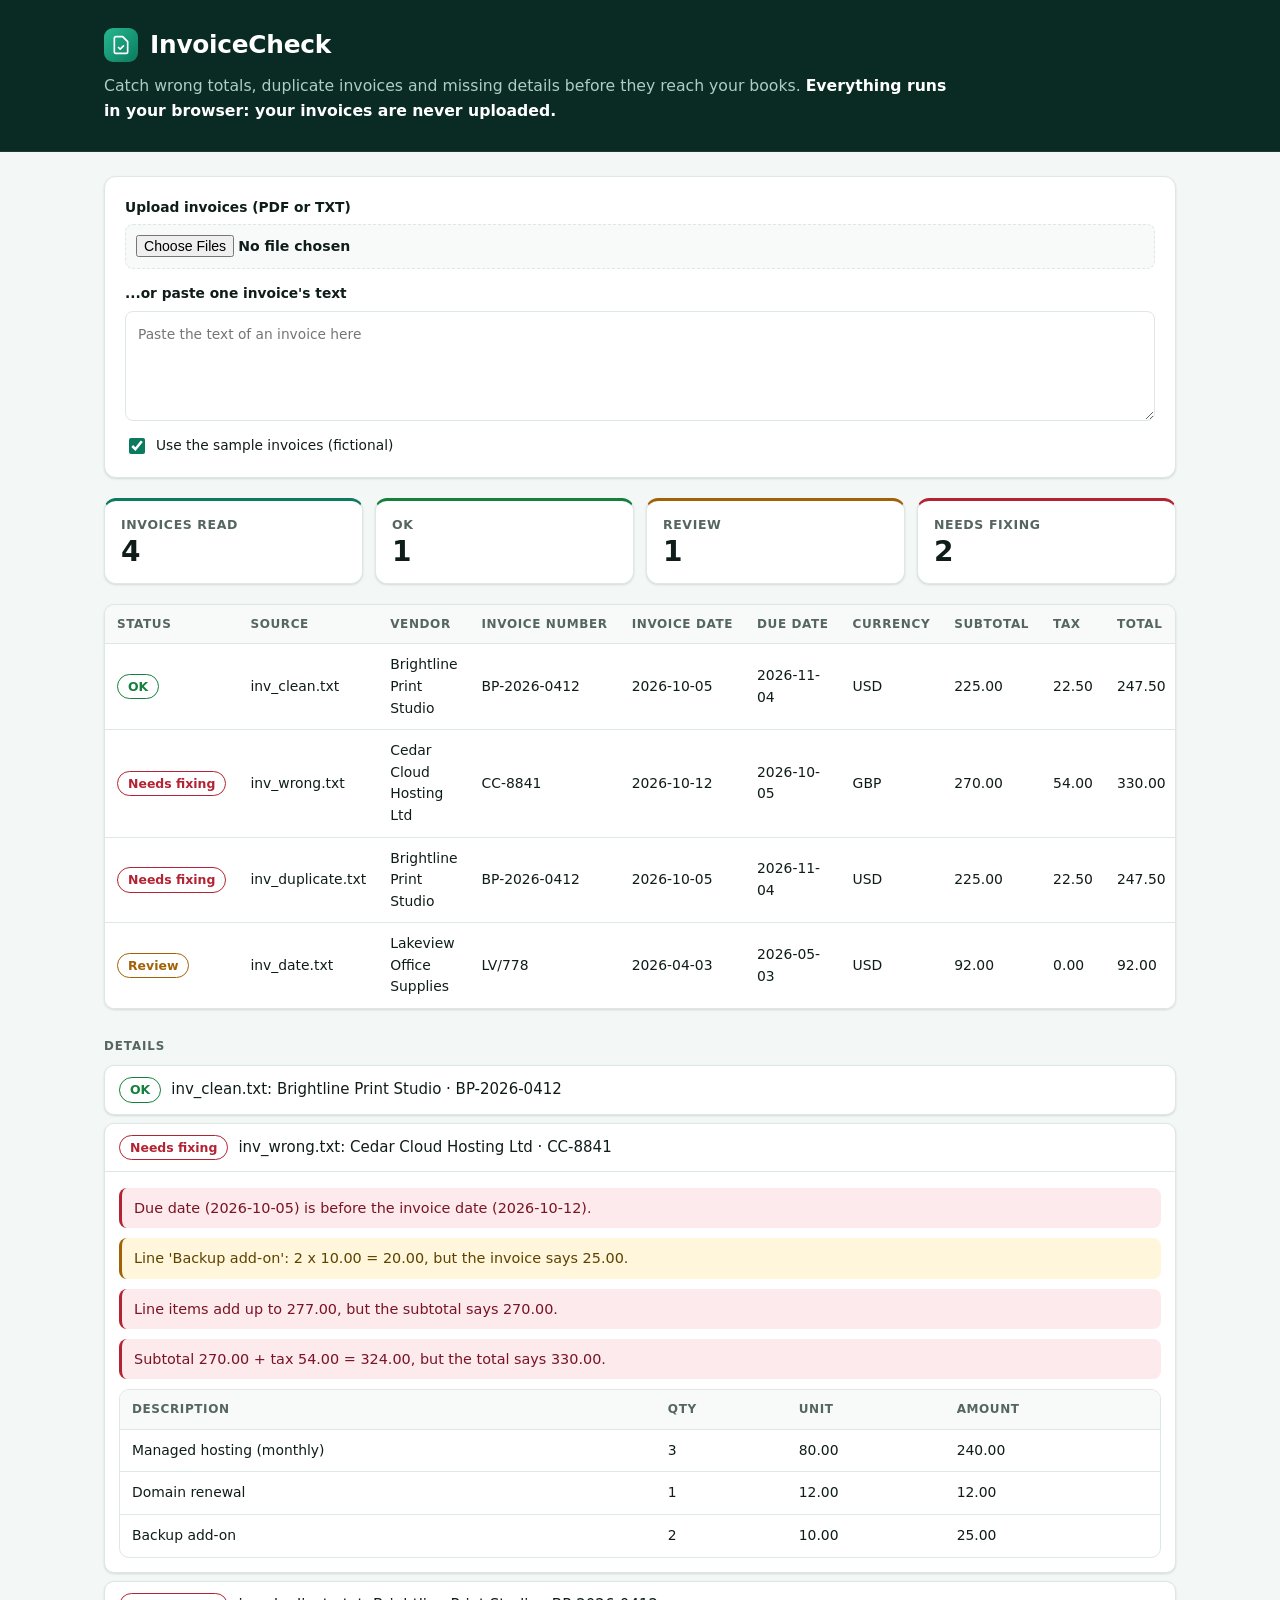
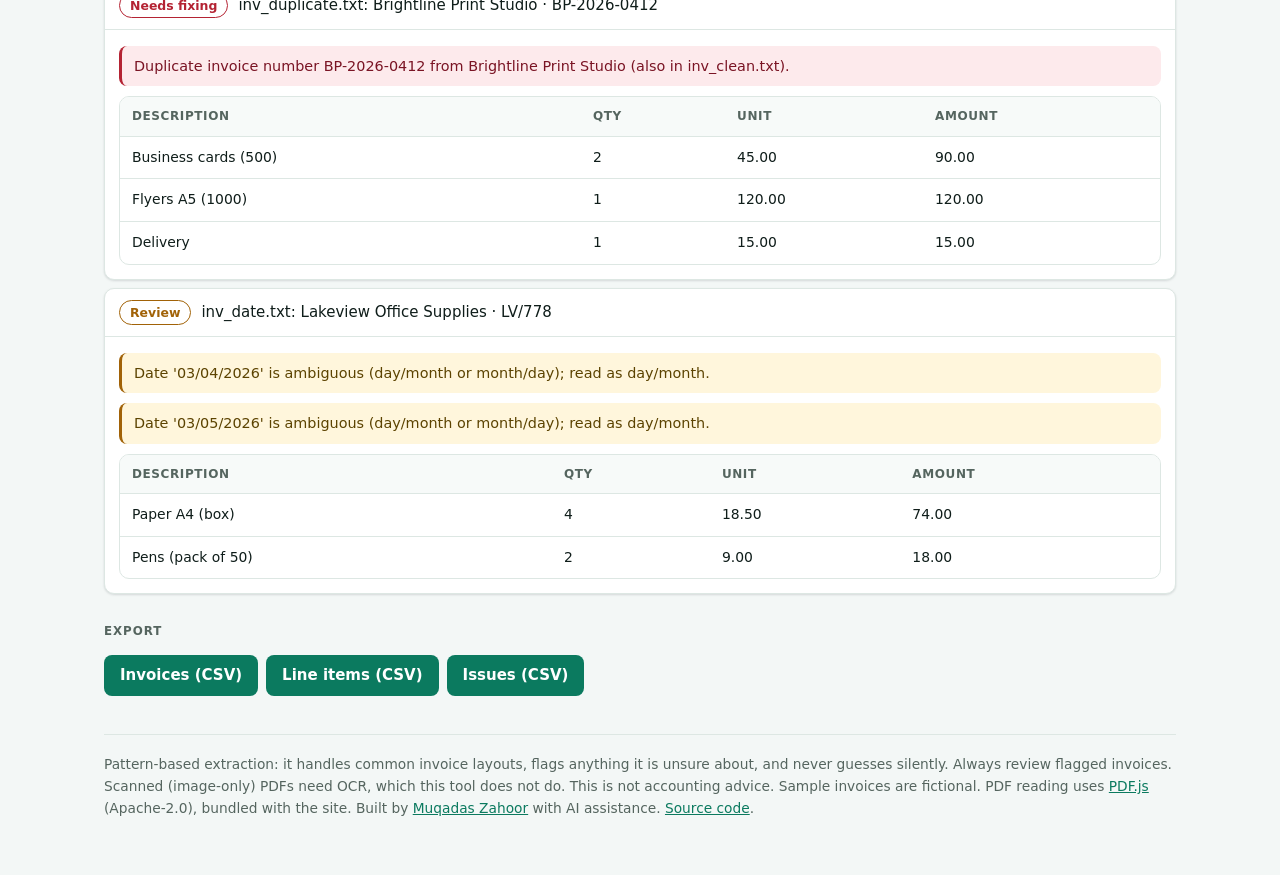
<file: web/index.html>
<!doctype html>
<html lang="en">
<head>
  <meta charset="utf-8">
  <meta name="viewport" content="width=device-width, initial-scale=1">
  <title>InvoiceCheck: catch invoice errors</title>
  <meta name="description" content="Check invoice arithmetic, catch duplicates and missing details. Runs entirely in your browser: nothing is uploaded.">
  <meta property="og:type" content="website">
  <meta property="og:title" content="InvoiceCheck: catch invoice errors">
  <meta property="og:description" content="Check invoice arithmetic, catch duplicates and missing details. Runs in your browser; demo uses sample invoices.">
  <meta property="og:url" content="https://invoicecheck-zahoor.netlify.app/">
  <meta property="og:image" content="https://invoicecheck-zahoor.netlify.app/og.png">
  <meta property="og:image:width" content="1200">
  <meta property="og:image:height" content="630">
  <meta name="twitter:card" content="summary_large_image">
  <meta name="twitter:image" content="https://invoicecheck-zahoor.netlify.app/og.png">
  <link rel="stylesheet" href="style.css">
</head>
<body>
  <header class="top">
    <div class="top-inner">
      <div class="brand"><span class="logo" aria-hidden="true"><svg viewBox="0 0 24 24" fill="none" stroke="#fff" stroke-width="2" stroke-linecap="round" stroke-linejoin="round"><path d="M14 2H6a2 2 0 0 0-2 2v16a2 2 0 0 0 2 2h12a2 2 0 0 0 2-2V8z"/><path d="m9 15 2 2 4-4"/></svg></span><h1>InvoiceCheck</h1></div>
      <p>Catch wrong totals, duplicate invoices and missing details before they reach your books.
        <strong>Everything runs in your browser: your invoices are never uploaded.</strong></p>
    </div>
  </header>
  <main class="main">
    <section class="inputs">
      <label class="file">Upload invoices (PDF or TXT) <input id="files" type="file" accept=".pdf,.txt,application/pdf,text/plain" multiple></label>
      <label>...or paste one invoice's text <textarea id="paste" placeholder="Paste the text of an invoice here"></textarea></label>
      <label class="inline"><input id="useSample" type="checkbox" checked> Use the sample invoices (fictional)</label>
      <div id="problems" role="status"></div>
    </section>

    <section id="metrics" class="metrics" aria-live="polite"></section>
    <section id="summary"></section>
    <section id="details"></section>
    <section id="exports"></section>

    <footer class="note">
      Pattern-based extraction: it handles common invoice layouts, flags anything it is unsure about, and never guesses silently. Always review flagged invoices.
      Scanned (image-only) PDFs need OCR, which this tool does not do. This is not accounting advice. Sample invoices are fictional.
      PDF reading uses <a href="vendor/LICENSE-pdfjs.txt">PDF.js</a> (Apache-2.0), bundled with the site.
      Built by <a href="https://www.linkedin.com/in/muqadas-zahoor-b2a38b2b3/" rel="noopener">Muqadas Zahoor</a> with AI assistance.
      <a href="https://github.com/muqadas-tech092/InvoiceCheck" rel="noopener">Source code</a>.
    </footer>
  </main>
  <script type="module" src="js/app.js"></script>
</body>
</html>
</file>
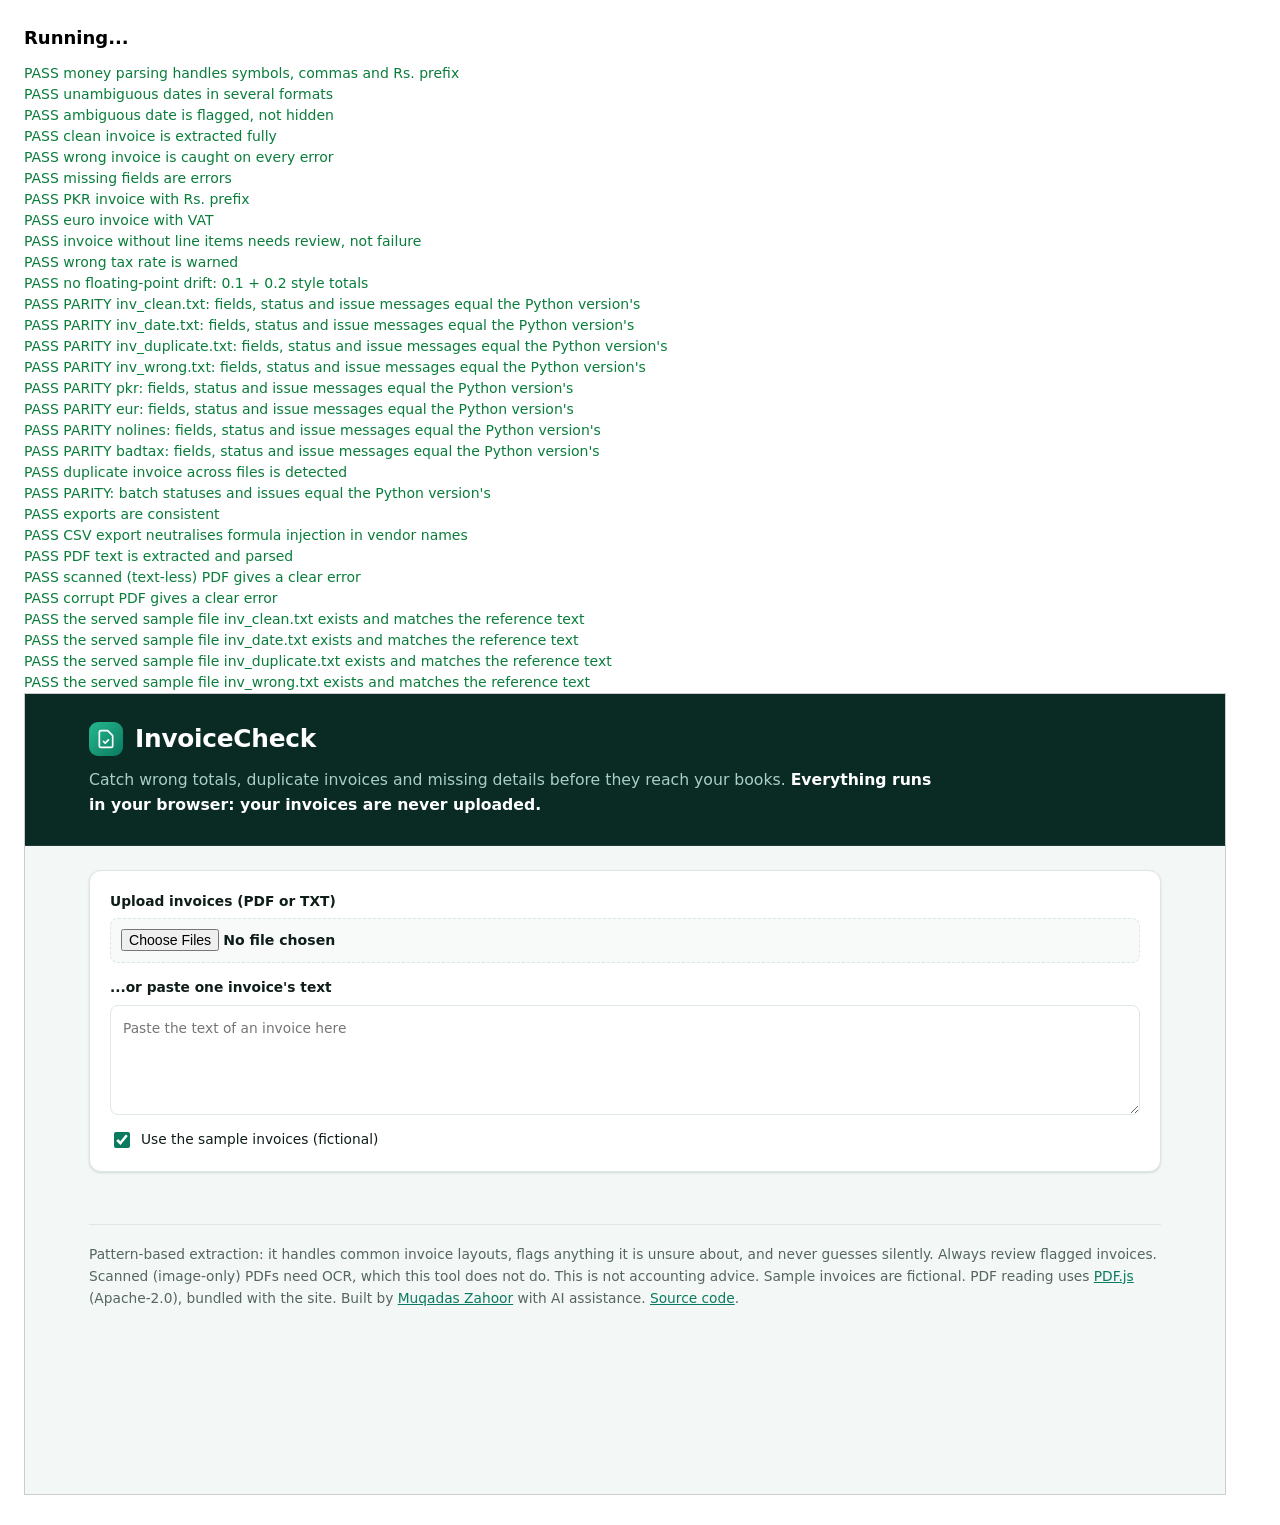
<file: web/tests/test.html>
<!doctype html>
<html lang="en">
<head>
  <meta charset="utf-8">
  <title>InvoiceCheck tests</title>
  <style>
    body { font: 14px/1.5 system-ui, sans-serif; margin: 24px; }
    .ok { color: #0a7d3c; } .bad { color: #b00020; font-weight: 600; }
    #summary { font-size: 18px; font-weight: 700; margin-bottom: 12px; }
  </style>
</head>
<body>
  <div id="summary">Running...</div>
  <div id="out"></div>
  <script type="module">
    import { run } from "./harness.js";
    import "./tests.js";
    run();
  </script>
</body>
</html>
</file>
<file: web/style.css>
:root {
  --bg: #f3f7f6; --surface: #ffffff; --panel: #f7faf9; --ink: #0f1d1a; --muted: #55655f; --line: #dde7e3;
  --accent: #0b7a5f; --accent-ink: #ffffff; --accent-soft: #e0f3ec; --hero: #0a2a24; --hero-ink: #ffffff; --hero-muted: #a9cfc4;
  --ok: #15803d; --review: #a16207; --bad: #b42333;
  --warn-bg: #fff6dc; --warn-ink: #5c4300; --err-bg: #fdeaec; --err-ink: #7a1424; --good-bg: #e3f5ea; --good-ink: #0d4a24;
  --shadow: 0 1px 2px rgba(16, 24, 40, .06), 0 1px 3px rgba(16, 24, 40, .08);
  --radius: 12px;
}
@media (prefers-color-scheme: dark) {
  :root {
    --bg: #09100e; --surface: #111b18; --panel: #0e1714; --ink: #edf3f1; --muted: #9ab0a8; --line: #24332e;
    --accent: #3fc9a4; --accent-ink: #06201a; --accent-soft: #14312a; --hero: #07201b; --hero-muted: #8fc2b4;
    --ok: #34c26a; --review: #e0b020; --bad: #ef6672;
    --warn-bg: #3a2f10; --warn-ink: #f6dd9a; --err-bg: #3d1820; --err-ink: #f7b4bd; --good-bg: #123322; --good-ink: #a6e6c0;
    --shadow: none;
  }
}
* { box-sizing: border-box; }
body { margin: 0; font: 15px/1.55 "Segoe UI", system-ui, -apple-system, "Helvetica Neue", Arial, sans-serif; background: var(--bg); color: var(--ink); -webkit-font-smoothing: antialiased; }
a { color: var(--accent); }
:focus-visible { outline: 2px solid var(--accent); outline-offset: 2px; }

.top { background: var(--hero); color: var(--hero-ink); border-bottom: 1px solid rgba(255, 255, 255, .08); }
.top-inner { max-width: 1120px; margin: 0 auto; padding: 26px 24px 28px; }
.brand { display: flex; align-items: center; gap: 12px; }
.logo { width: 34px; height: 34px; flex: none; border-radius: 9px; background: linear-gradient(135deg, #25b890, #0b7a5f); display: grid; place-items: center; }
.logo svg { width: 20px; height: 20px; }
.top h1 { margin: 0; font-size: 1.55rem; font-weight: 650; letter-spacing: -.01em; }
.top p { margin: 10px 0 0; color: var(--hero-muted); max-width: 54rem; font-size: .98rem; }
.top p strong { color: #ffffff; font-weight: 600; }

.main { max-width: 1120px; margin: 0 auto; padding: 24px 24px 56px; }
.inputs { background: var(--surface); border: 1px solid var(--line); border-radius: var(--radius); box-shadow: var(--shadow); padding: 20px; }
label { display: block; font-size: .86rem; font-weight: 550; color: var(--ink); margin: 14px 0 0; }
label.file { margin-top: 0; font-weight: 600; }
label.inline { display: flex; align-items: center; gap: 8px; font-weight: 500; }
input[type=checkbox] { width: 16px; height: 16px; accent-color: var(--accent); }
input[type=file] { display: block; width: 100%; margin-top: 6px; padding: 10px; border: 1px dashed var(--line); border-radius: 8px; background: var(--panel); color: var(--ink); font: inherit; font-size: .88rem; cursor: pointer; }
textarea { display: block; width: 100%; min-height: 110px; margin-top: 6px; padding: 12px; font: inherit; font-weight: 400; border: 1px solid var(--line); border-radius: 8px; background: var(--surface); color: var(--ink); resize: vertical; }
textarea:focus { border-color: var(--accent); outline: none; box-shadow: 0 0 0 3px var(--accent-soft); }

.metrics { display: grid; grid-template-columns: repeat(4, 1fr); gap: 12px; margin: 20px 0; }
.metric { background: var(--surface); border: 1px solid var(--line); border-top: 3px solid var(--accent); border-radius: var(--radius); box-shadow: var(--shadow); padding: 14px 16px; }
.metric:nth-child(2) { border-top-color: var(--ok); } .metric:nth-child(3) { border-top-color: var(--review); } .metric:nth-child(4) { border-top-color: var(--bad); }
.metric small { display: block; color: var(--muted); font-size: .78rem; font-weight: 600; text-transform: uppercase; letter-spacing: .05em; }
.metric b { font-size: 1.75rem; font-weight: 650; line-height: 1.25; font-variant-numeric: tabular-nums; }

.tablewrap { overflow-x: auto; border: 1px solid var(--line); border-radius: 10px; background: var(--surface); box-shadow: var(--shadow); }
table { width: 100%; border-collapse: collapse; font-size: .87rem; }
th, td { text-align: left; padding: 10px 12px; border-bottom: 1px solid var(--line); }
tbody tr:last-child td { border-bottom: 0; }
tbody tr:hover { background: var(--panel); }
th { background: var(--panel); color: var(--muted); font-weight: 650; font-size: .75rem; text-transform: uppercase; letter-spacing: .05em; white-space: nowrap; }
.card .tablewrap { box-shadow: none; margin-top: 10px; }
.pill { display: inline-block; padding: 2px 10px; border-radius: 999px; font-size: .78rem; font-weight: 650; border: 1px solid currentColor; white-space: nowrap; }
.s-OK { color: var(--ok); } .s-Review { color: var(--review); } .s-Fix { color: var(--bad); }
h2 { font-size: .74rem; text-transform: uppercase; letter-spacing: .08em; color: var(--muted); font-weight: 650; margin: 28px 0 10px; }
.card { border: 1px solid var(--line); border-radius: 10px; margin: 8px 0; background: var(--surface); box-shadow: var(--shadow); }
.card > summary { padding: 11px 14px; cursor: pointer; display: flex; align-items: center; gap: 10px; flex-wrap: wrap; }
.card[open] > summary { border-bottom: 1px solid var(--line); }
.card .body { padding: 6px 14px 14px; }
.warn, .err, .good { border-radius: 8px; padding: 9px 12px; margin: 10px 0; font-size: .9rem; border-left: 3px solid; }
.warn { background: var(--warn-bg); color: var(--warn-ink); border-color: var(--review); }
.err { background: var(--err-bg); color: var(--err-ink); border-color: var(--bad); }
.good { background: var(--good-bg); color: var(--good-ink); border-color: var(--ok); }
.note { color: var(--muted); font-size: .86rem; }
footer.note { margin: 32px 0 0; padding-top: 18px; border-top: 1px solid var(--line); line-height: 1.6; }
button.btn { background: var(--accent); color: var(--accent-ink); border: 0; border-radius: 8px; padding: 9px 16px; font: inherit; font-weight: 600; cursor: pointer; margin: 4px 8px 6px 0; }
button.btn:hover { filter: brightness(1.08); }
@media (max-width: 700px) { .metrics { grid-template-columns: repeat(2, 1fr); } }
</file>
